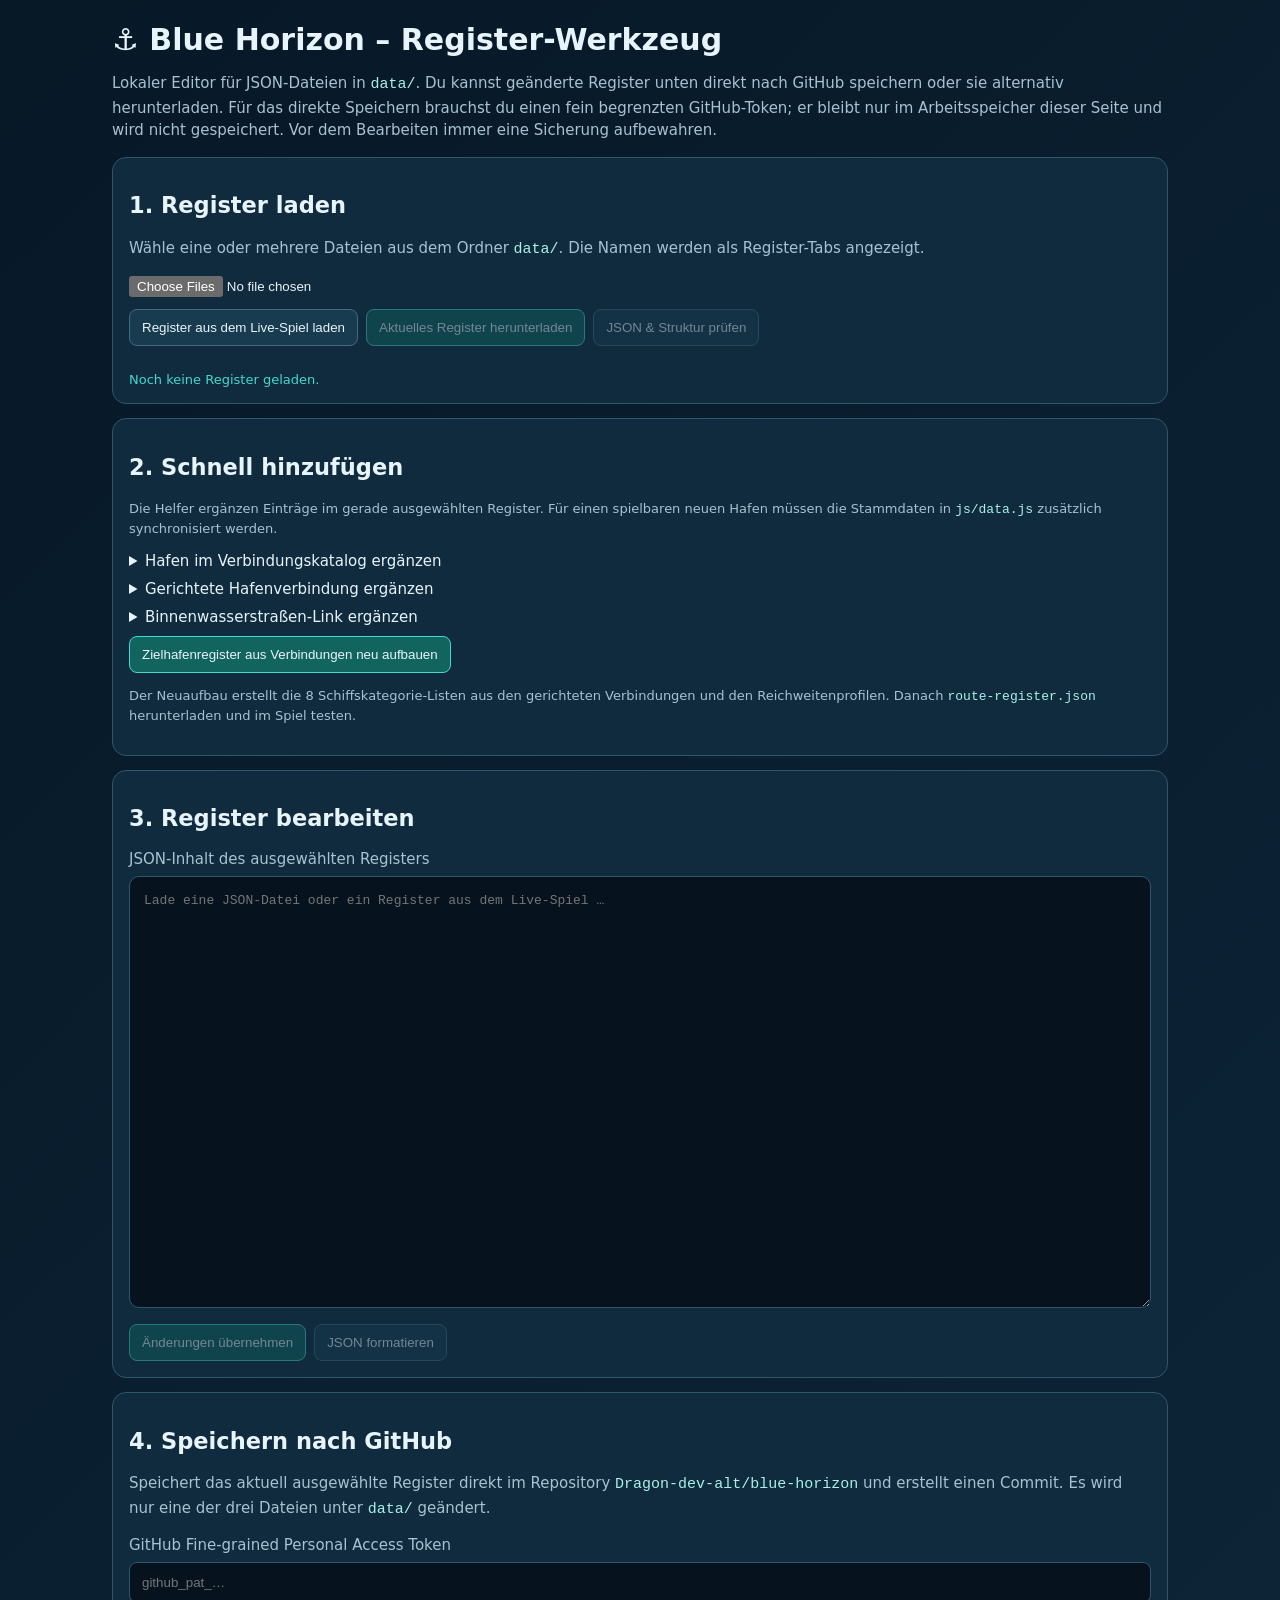
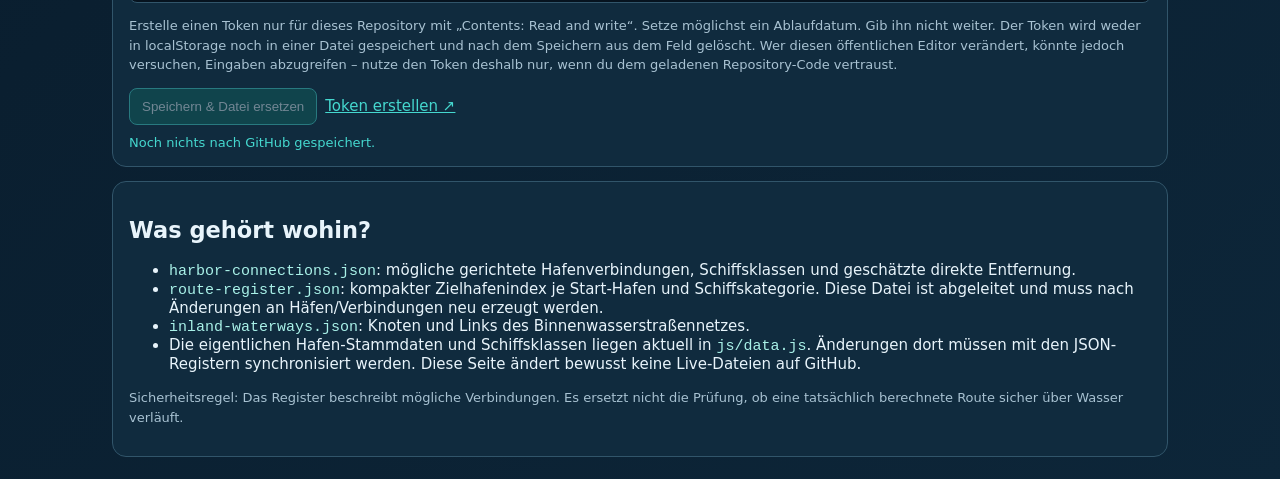
<file: tools/register-editor.html>
<!doctype html>
<html lang="de">
<head>
<meta charset="utf-8"><meta name="viewport" content="width=device-width,initial-scale=1">
<title>Blue Horizon – Register-Werkzeug</title>
<style>
:root{color-scheme:dark;--bg:#071827;--panel:#102b3e;--line:#31556a;--text:#e8f4fb;--muted:#a8c2d2;--accent:#45d8cf}
*{box-sizing:border-box}body{margin:0;background:linear-gradient(135deg,#071827,#0d2639);color:var(--text);font:15px system-ui,sans-serif}main{max-width:1100px;margin:auto;padding:22px}h1{margin:0 0 8px}p{color:var(--muted);line-height:1.5}.panel{background:var(--panel);border:1px solid var(--line);border-radius:14px;padding:16px;margin:14px 0}.toolbar{display:flex;flex-wrap:wrap;gap:8px;align-items:center}button,.file-label,select{background:#183b50;color:var(--text);border:1px solid #426a80;border-radius:8px;padding:10px 12px;cursor:pointer}button.primary{background:#12645f;border-color:var(--accent)}button:disabled{opacity:.45;cursor:not-allowed}input[type=file]{max-width:100%}textarea{width:100%;min-height:48vh;background:#06131f;color:#dff6ff;border:1px solid var(--line);border-radius:10px;padding:14px;font:13px/1.5 ui-monospace,monospace;resize:vertical}label{display:block;margin-bottom:8px;color:var(--muted)}.status{white-space:pre-wrap;color:var(--accent);font-size:13px}.hint{font-size:13px}.tabs{display:flex;gap:6px;flex-wrap:wrap}.tabs button.active{border-color:var(--accent);box-shadow:inset 0 -2px var(--accent)}code{color:#a9f1e8}
</style>
</head>
<body><main>
<h1>⚓ Blue Horizon – Register-Werkzeug</h1>
<p>Lokaler Editor für JSON-Dateien in <code>data/</code>. Du kannst geänderte Register unten direkt nach GitHub speichern oder sie alternativ herunterladen. Für das direkte Speichern brauchst du einen fein begrenzten GitHub-Token; er bleibt nur im Arbeitsspeicher dieser Seite und wird nicht gespeichert. Vor dem Bearbeiten immer eine Sicherung aufbewahren.</p>
<div class="panel">
 <h2>1. Register laden</h2>
 <p>Wähle eine oder mehrere Dateien aus dem Ordner <code>data/</code>. Die Namen werden als Register-Tabs angezeigt.</p>
 <input id="files" type="file" accept=".json,application/json" multiple>
 <div class="toolbar" style="margin-top:12px"><button id="loadRepo" type="button">Register aus dem Live-Spiel laden</button><button id="download" class="primary" disabled>Aktuelles Register herunterladen</button><button id="validate" disabled>JSON & Struktur prüfen</button></div>
 <div id="tabs" class="tabs" style="margin-top:14px"></div>
 <div id="status" class="status" style="margin-top:12px">Noch keine Register geladen.</div>
</div>
<div class="panel">
 <h2>2. Schnell hinzufügen</h2>
 <p class="hint">Die Helfer ergänzen Einträge im gerade ausgewählten Register. Für einen spielbaren neuen Hafen müssen die Stammdaten in <code>js/data.js</code> zusätzlich synchronisiert werden.</p>
 <details style="margin:10px 0"><summary>Hafen im Verbindungskatalog ergänzen</summary>
  <div class="toolbar" style="margin-top:10px"><input id="newPortId" placeholder="ID, z. B. xyz"><input id="newPortName" placeholder="Hafenname"><label style="display:flex;gap:6px;align-items:center;margin:0"><input id="newPortRiver" type="checkbox"> Binnenhafen</label><input id="newPortLevel" type="number" min="1" max="3" value="2" style="width:90px"><button id="addPort">Hafen ergänzen</button></div>
 </details>
 <details style="margin:10px 0"><summary>Gerichtete Hafenverbindung ergänzen</summary>
  <div class="toolbar" style="margin-top:10px"><input id="connFrom" placeholder="Start-ID"><input id="connTo" placeholder="Ziel-ID"><input id="connKm" type="number" min="1" placeholder="Direkt-km" style="width:130px"><select id="connKind"><option value="sea">See</option><option value="river">Binnen</option></select><input id="connTypes" placeholder="Schiffstypen, kommasepariert" value="coastal,medium,long,ultra,tanker,bulk,ro-ro" style="min-width:260px"><button id="addConnection">Verbindung ergänzen</button></div>
  <p class="hint">Die Verbindung ist gerichtet. Wenn beide Fahrtrichtungen gelten sollen, füge auch die Gegenrichtung hinzu.</p>
 </details>
 <details style="margin:10px 0"><summary>Binnenwasserstraßen-Link ergänzen</summary>
  <div class="toolbar" style="margin-top:10px"><input id="waterFrom" placeholder="Start-Hafen-ID"><input id="waterTo" placeholder="Ziel-Hafen-ID"><button id="addWaterLink">Binnen-Link ergänzen</button></div>
 </details>
 <div class="toolbar"><button id="rebuildRouteRegister" class="primary">Zielhafenregister aus Verbindungen neu aufbauen</button></div>
 <p class="hint">Der Neuaufbau erstellt die 8 Schiffskategorie-Listen aus den gerichteten Verbindungen und den Reichweitenprofilen. Danach <code>route-register.json</code> herunterladen und im Spiel testen.</p>
</div>
<div class="panel">
 <h2>3. Register bearbeiten</h2>
 <label for="editor">JSON-Inhalt des ausgewählten Registers</label>
 <textarea id="editor" spellcheck="false" placeholder="Lade eine JSON-Datei oder ein Register aus dem Live-Spiel …" disabled></textarea>
 <div class="toolbar" style="margin-top:12px"><button id="apply" class="primary" disabled>Änderungen übernehmen</button><button id="pretty" disabled>JSON formatieren</button></div>
</div>
<div class="panel">
 <h2>4. Speichern nach GitHub</h2>
 <p>Speichert das aktuell ausgewählte Register direkt im Repository <code>Dragon-dev-alt/blue-horizon</code> und erstellt einen Commit. Es wird nur eine der drei Dateien unter <code>data/</code> geändert.</p>
 <label for="githubToken">GitHub Fine-grained Personal Access Token</label>
 <input id="githubToken" type="password" autocomplete="off" placeholder="github_pat_…" style="width:100%;padding:12px;background:#06131f;color:var(--text);border:1px solid var(--line);border-radius:8px">
 <p class="hint">Erstelle einen Token nur für dieses Repository mit „Contents: Read and write“. Setze möglichst ein Ablaufdatum. Gib ihn nicht weiter. Der Token wird weder in localStorage noch in einer Datei gespeichert und nach dem Speichern aus dem Feld gelöscht. Wer diesen öffentlichen Editor verändert, könnte jedoch versuchen, Eingaben abzugreifen – nutze den Token deshalb nur, wenn du dem geladenen Repository-Code vertraust.</p>
 <div class="toolbar"><button id="saveGithub" class="primary" disabled>Speichern & Datei ersetzen</button><a href="https://github.com/settings/personal-access-tokens/new" target="_blank" rel="noopener noreferrer" style="color:var(--accent);align-self:center">Token erstellen ↗</a></div>
 <div id="saveStatus" class="status" style="margin-top:10px">Noch nichts nach GitHub gespeichert.</div>
</div>
<div class="panel">
 <h2>Was gehört wohin?</h2>
 <ul>
  <li><code>harbor-connections.json</code>: mögliche gerichtete Hafenverbindungen, Schiffsklassen und geschätzte direkte Entfernung.</li>
  <li><code>route-register.json</code>: kompakter Zielhafenindex je Start-Hafen und Schiffskategorie. Diese Datei ist abgeleitet und muss nach Änderungen an Häfen/Verbindungen neu erzeugt werden.</li>
  <li><code>inland-waterways.json</code>: Knoten und Links des Binnenwasserstraßennetzes.</li>
  <li>Die eigentlichen Hafen-Stammdaten und Schiffsklassen liegen aktuell in <code>js/data.js</code>. Änderungen dort müssen mit den JSON-Registern synchronisiert werden. Diese Seite ändert bewusst keine Live-Dateien auf GitHub.</li>
 </ul>
 <p class="hint">Sicherheitsregel: Das Register beschreibt mögliche Verbindungen. Es ersetzt nicht die Prüfung, ob eine tatsächlich berechnete Route sicher über Wasser verläuft.</p>
</div>
</main>
<script>
'use strict';
const state={files:new Map(),active:null};
const $=id=>document.getElementById(id);
function setStatus(message){$('status').textContent=message}
function activeFile(){return state.files.get(state.active)}
function renderTabs(){const root=$('tabs');root.innerHTML='';for(const name of state.files.keys()){const b=document.createElement('button');b.textContent=name;b.className=name===state.active?'active':'';b.onclick=()=>selectFile(name);root.appendChild(b)}}
function selectFile(name){state.active=name;renderTabs();$('editor').value=state.files.get(name);$('editor').disabled=false;['download','validate','apply','pretty'].forEach(id=>$(id).disabled=false);setStatus('Ausgewählt: '+name)}
function guessRegisterName(file){return file.name}
function parseAndValidate(name,text){let data;try{data=JSON.parse(text)}catch(e){throw new Error('JSON-Syntaxfehler: '+e.message)}
 if(name==='harbor-connections.json'){if(data.schemaVersion!==1||!Array.isArray(data.ports)||!Array.isArray(data.connections))throw new Error('Erwartet schemaVersion 1 sowie ports[] und connections[].');const seen=new Set();for(const c of data.connections){if(!c.from||!c.to||c.from===c.to||!Array.isArray(c.shipTypes)||!Number.isFinite(Number(c.directKm)))throw new Error('Ungültige Verbindung: '+JSON.stringify(c));const k=c.from+'>'+c.to;if(seen.has(k))throw new Error('Doppelte Verbindung: '+k);seen.add(k)}}
 else if(name==='route-register.json'){if(data.schemaVersion!==2||!Array.isArray(data.table)||!Array.isArray(data.portTable))throw new Error('Erwartet schemaVersion 2 sowie table[] und portTable[].')}
 else if(name==='inland-waterways.json'){if(data.schemaVersion!==2||!Array.isArray(data.links)||!Array.isArray(data.corridors))throw new Error('Erwartet schemaVersion 2 sowie links[] und corridors[].');for(const link of data.links){if(!Array.isArray(link)||link.length!==2||!link[0]||!link[1])throw new Error('Ungültiger Binnenwasserstraßen-Link: '+JSON.stringify(link))}}
 return {data,summary:'✓ '+name+': JSON gültig'+(Array.isArray(data.connections)?' · '+data.connections.length+' Verbindungen':'')+(Array.isArray(data.table)?' · '+data.table.length+' Indexzeilen':'')+(Array.isArray(data.links)?' · '+data.links.length+' Links · '+data.corridors.length+' Korridore':'')};
}
function updateCurrentRegister(mutator){
 try{if(!state.active)throw new Error('Wähle zuerst das passende Register aus.');const parsed=JSON.parse($('editor').value);mutator(parsed);const text=JSON.stringify(parsed,null,2);parseAndValidate(state.active,text);$('editor').value=text;state.files.set(state.active,text);renderTabs();setStatus('Eintrag ergänzt. Prüfe das Register und lade es anschließend herunter.')}catch(error){setStatus('Nicht ergänzt: '+error.message)}
}
$('addPort').onclick=()=>updateCurrentRegister(data=>{if(state.active!=='harbor-connections.json')throw new Error('Wähle harbor-connections.json.');const id=$('newPortId').value.trim().toLowerCase(),name=$('newPortName').value.trim();if(!/^[a-z0-9-]{2,8}$/.test(id)||!name)throw new Error('ID (2–8 Zeichen) und Name sind erforderlich.');if(data.ports.some(p=>String(p.id)===id))throw new Error('Diese Hafen-ID existiert bereits.');data.ports.push({id,name,river:$('newPortRiver').checked,level:Math.max(1,Math.min(3,Number($('newPortLevel').value)||2))});$('newPortId').value='';$('newPortName').value=''});
$('addConnection').onclick=()=>updateCurrentRegister(data=>{if(state.active!=='harbor-connections.json')throw new Error('Wähle harbor-connections.json.');const from=$('connFrom').value.trim().toLowerCase(),to=$('connTo').value.trim().toLowerCase(),directKm=Number($('connKm').value),shipTypes=$('connTypes').value.split(',').map(v=>v.trim()).filter(Boolean),kind=$('connKind').value;if(!from||!to||from===to||!Number.isFinite(directKm)||directKm<=0||!shipTypes.length)throw new Error('Start, Ziel, positive Entfernung und Schiffstypen angeben.');if(!data.ports.some(p=>p.id===from)||!data.ports.some(p=>p.id===to))throw new Error('Start- und Zielhafen müssen bereits im ports-Register existieren.');if(data.connections.some(c=>c.from===from&&c.to===to))throw new Error('Diese gerichtete Verbindung existiert bereits.');data.connections.push({from,to,shipTypes,kind,directKm:Math.round(directKm)});$('connFrom').value='';$('connTo').value='';$('connKm').value=''});
$('addWaterLink').onclick=()=>updateCurrentRegister(data=>{if(state.active!=='inland-waterways.json')throw new Error('Wähle inland-waterways.json.');const from=$('waterFrom').value.trim().toLowerCase(),to=$('waterTo').value.trim().toLowerCase();if(!from||!to||from===to)throw new Error('Zwei unterschiedliche Hafen-IDs angeben.');if(!Array.isArray(data.links))throw new Error('links[] fehlt.');if(data.links.some(link=>link[0]===from&&link[1]===to))throw new Error('Dieser Link existiert bereits.');data.links.push([from,to]);$('waterFrom').value='';$('waterTo').value=''});
$('rebuildRouteRegister').onclick=()=>{
 try{
  const connectionText=state.files.get('harbor-connections.json'),indexText=state.files.get('route-register.json');
  if(!connectionText||!indexText)throw new Error('Lade zuerst harbor-connections.json und route-register.json.');
  const catalog=JSON.parse(connectionText),index=JSON.parse(indexText);
  if(!Array.isArray(catalog.ports)||!Array.isArray(catalog.connections))throw new Error('Hafenverbindungskatalog ist ungültig.');
  if(!Array.isArray(index.portTable)||!Array.isArray(index.table))throw new Error('Zielhafenregister ist ungültig.');
  const rows=index.portTable.slice(),byCode=new Map(rows.map(row=>[String(row[1]),row]));
  for(const p of catalog.ports){
   const code=String(p.id||'');if(!code)continue;
   if(!byCode.has(code)){const rowId='p_'+code;rows.push([rowId,code,String(p.name||code),p.river?'Binnenhafen':Number(p.level)>=3?'Wichtiger Seehafen':'Regionaler Seehafen']);byCode.set(code,rows[rows.length-1]);}
  }
  const typeByCategory={1:'river',2:'coastal',3:'medium',4:'long',5:'ultra',6:'tanker',7:'bulk',8:'ro-ro'};
  const bands={1:[0,800],2:[0,2200],3:[700,6000],4:[5000,30000],5:[10000,30000],6:[2000,30000],7:[1500,20000],8:[500,8000]};
  const byOrigin=new Map();
  for(const conn of catalog.connections){
   if(!conn||!conn.from||!conn.to||!Array.isArray(conn.shipTypes)||!byCode.has(String(conn.from))||!byCode.has(String(conn.to)))continue;
   const estimate=Math.round(Number(conn.directKm)*(conn.kind==='river'?1.25:1.15)/10)*10;
   if(!Number.isFinite(estimate)||estimate<=0)continue;
   for(let category=1;category<=8;category++){
    const type=typeByCategory[category],band=bands[category];
    if(!conn.shipTypes.includes(type)||estimate<band[0]||estimate>band[1])continue;
    const key=String(conn.from)+'|'+category;
    if(!byOrigin.has(key))byOrigin.set(key,[]);
    byOrigin.get(key).push(String(byCode.get(String(conn.to))[0]));
   }
  }
  const table=[];
  for(const origin of rows)for(let category=1;category<=8;category++){
   const code=String(origin[1]),targets=[...new Set(byOrigin.get(code+'|'+category)||[])].filter(id=>id!==String(origin[0]));
   table.push([String(origin[0]),code,String(category),targets.join(',')]);
  }
  index.portTable=rows;index.table=table;index.updated=new Date().toISOString().slice(0,10);index.generatedFrom='harbor-connections.json + portTable';
  const text=JSON.stringify(index,null,2);parseAndValidate('route-register.json',text);state.files.set('route-register.json',text);
  if(!state.files.has('harbor-connections.json'))state.files.set('harbor-connections.json',connectionText);
  state.active='route-register.json';selectFile(state.active);setStatus('Zielhafenregister neu aufgebaut: '+rows.length+' Häfen · '+table.length+' Hafen-/Kategorie-Zeilen. Lade route-register.json herunter.');
 }catch(error){setStatus('Register konnte nicht neu aufgebaut werden: '+error.message)}
};
$('files').addEventListener('change',async e=>{for(const file of e.target.files){try{const text=await file.text();parseAndValidate(file.name,text);state.files.set(file.name,text)}catch(error){setStatus(file.name+': '+error.message);continue}}if(state.files.size){state.active=state.active&&state.files.has(state.active)?state.active:state.files.keys().next().value;selectFile(state.active);setStatus('Geladen: '+[...state.files.keys()].join(', '))}});
$('loadRepo').onclick=async()=>{const names=['harbor-connections.json','route-register.json','inland-waterways.json'];setStatus('Lade Register …');for(const name of names){try{const response=await fetch('../data/'+name+'?editor='+Date.now(),{cache:'no-store'});if(!response.ok)throw new Error('HTTP '+response.status);const text=await response.text();parseAndValidate(name,text);state.files.set(name,text)}catch(error){setStatus('Fehler bei '+name+': '+error.message);return}}state.active=names[0];selectFile(state.active);setStatus('Alle drei Datenregister geladen. Bearbeite sie und lade jedes geänderte Register herunter.')};
$('apply').onclick=()=>{try{const {summary}=parseAndValidate(state.active,$('editor').value);state.files.set(state.active,$('editor').value);renderTabs();setStatus(summary+' · Änderungen im Editor übernommen.')}catch(e){setStatus('Prüfung fehlgeschlagen: '+e.message)}};
$('validate').onclick=()=>{try{setStatus(parseAndValidate(state.active,$('editor').value).summary)}catch(e){setStatus('Prüfung fehlgeschlagen: '+e.message)}};
$('pretty').onclick=()=>{try{$('editor').value=JSON.stringify(JSON.parse($('editor').value),null,2);setStatus('JSON formatiert. Klicke danach auf „Änderungen übernehmen“.')}catch(e){setStatus('JSON-Syntaxfehler: '+e.message)}};
const tokenField=$('githubToken'),saveButton=$('saveGithub');
function updateSaveButton(){saveButton.disabled=!(state.active&&state.files.has(state.active)&&tokenField.value.trim())}
tokenField.addEventListener('input',updateSaveButton);
const allowedRegisterPaths=new Set(['harbor-connections.json','route-register.json','inland-waterways.json']);
function toBase64Utf8(text){const bytes=new TextEncoder().encode(text);let binary='';for(let i=0;i<bytes.length;i+=0x8000)binary+=String.fromCharCode(...bytes.subarray(i,i+0x8000));return btoa(binary)}
saveButton.onclick=async()=>{
 const token=tokenField.value.trim(),name=state.active;
 try{
  if(!token)throw new Error('Bitte einen GitHub-Token eintragen.');
  if(!allowedRegisterPaths.has(name))throw new Error('Direktes Speichern ist nur für die drei unterstützten JSON-Register in data/ freigegeben.');
  const parsed=parseAndValidate(name,$('editor').value),content=JSON.stringify(parsed.data,null,2)+'\\n';
  state.files.set(name,content);$('editor').value=content;
  saveButton.disabled=true;$('saveStatus').textContent='Prüfe GitHub-Version und speichere …';
  const path='data/'+name,api='https://api.github.com/repos/Dragon-dev-alt/blue-horizon/contents/'+path;
  const headers={'Authorization':'Bearer '+token,'Accept':'application/vnd.github+json','X-GitHub-Api-Version':'2022-11-28','Content-Type':'application/json'};
  const current=await fetch(api+'?ref=main',{headers,cache:'no-store'});
  if(!current.ok)throw new Error(current.status===404?'Datei nicht gefunden oder Token hat keinen Zugriff. Prüfe Repository und Contents-Rechte.':'GitHub-Lesezugriff fehlgeschlagen (HTTP '+current.status+').');
  const file=await current.json();
  const response=await fetch(api,{method:'PUT',headers,body:JSON.stringify({message:'Update '+path+' via register editor',content:toBase64Utf8(content),sha:file.sha,branch:'main'})});
  const result=await response.json();
  if(!response.ok)throw new Error((result.message||'GitHub hat das Speichern abgelehnt.')+' (HTTP '+response.status+').');
  $('saveStatus').textContent='✓ Gespeichert und ersetzt: '+path+'\\nCommit: '+(result.commit&&result.commit.sha?result.commit.sha.slice(0,12):'erstellt')+'\\nDie GitHub-Pages-Version kann kurz brauchen, bis sie aktualisiert ist.';
 }catch(error){$('saveStatus').textContent='Speichern fehlgeschlagen: '+error.message}
 finally{tokenField.value='';updateSaveButton()}
};
$('download').onclick=()=>{try{const parsed=parseAndValidate(state.active,$('editor').value);state.files.set(state.active,$('editor').value);const blob=new Blob([JSON.stringify(parsed.data,null,2)+'\n'],{type:'application/json'});const url=URL.createObjectURL(blob);const a=document.createElement('a');a.href=url;a.download=state.active;a.click();setTimeout(()=>URL.revokeObjectURL(url),1000);setStatus('Download erstellt: '+state.active)}catch(e){setStatus('Download abgebrochen: '+e.message)}};
</script></body></html>
</file>
